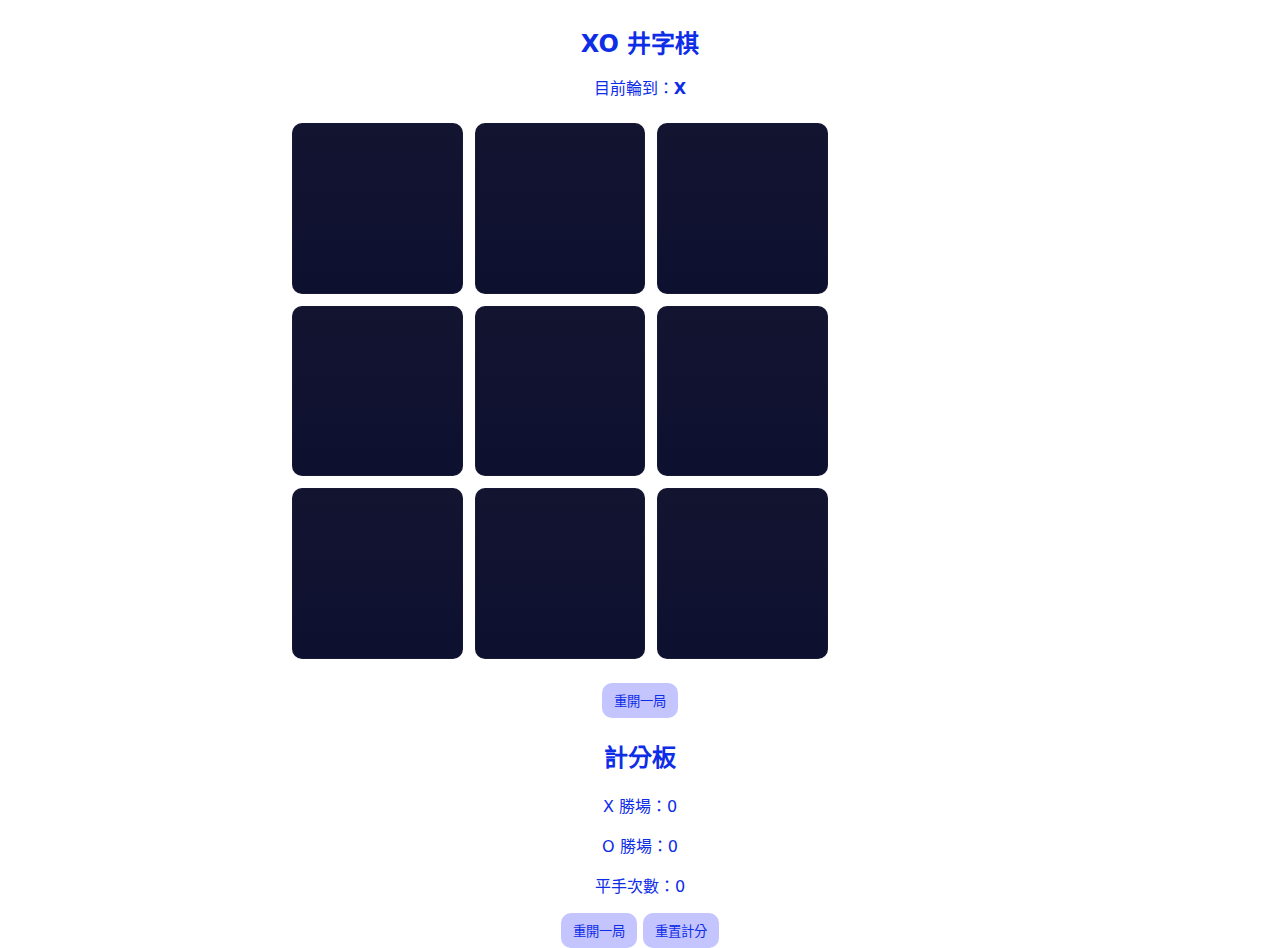
<file: index.html>
<!DOCTYPE html>
<html lang="zh-TW">
<head>
    <meta charset="utf-8" />
    <meta name="viewport" content="width=device-width, initial-scale=1" />
    <title>1132963-HW08</title>
    <link rel="stylesheet" href="styles.css">
</head>
<body>
    <main class="container">
        <h1>XO 井字棋</h1>
        <div class="status">
            <span>目前輪到：<strong id="turn">X</strong></span>
            <span id="state"></span>
        </div>
        <section id="board" class="board" aria-label="井字棋棋盤">
            <button class="cell" data-idx="0"></button>
            <button class="cell" data-idx="1"></button>
            <button class="cell" data-idx="2"></button>
            <button class="cell" data-idx="3"></button>
            <button class="cell" data-idx="4"></button>
            <button class="cell" data-idx="5"></button>
            <button class="cell" data-idx="6"></button>
            <button class="cell" data-idx="7"></button>
            <button class="cell" data-idx="8"></button>
        </section>
        <div class="controls">
            <button id="reset">重開一局</button>
        </div>
     <div class=“scoreboard”>
      <h2>計分板</h2>
      <p>X 勝場：<span id=“score-x”>0</span></p>
      <p>O 勝場：<span id=“score-o”>0</span></p>
      <p>平手次數：<span id=“score-draw”>0</span></p>
     </div>
     <div class=“controls”>
      <button id=“reset”>重開一局</button>
      <button id="reset-all">重置計分</button>
     </div>
    </main>
     <script src="script.js" defer></script>
    </body>
</html>
</file>
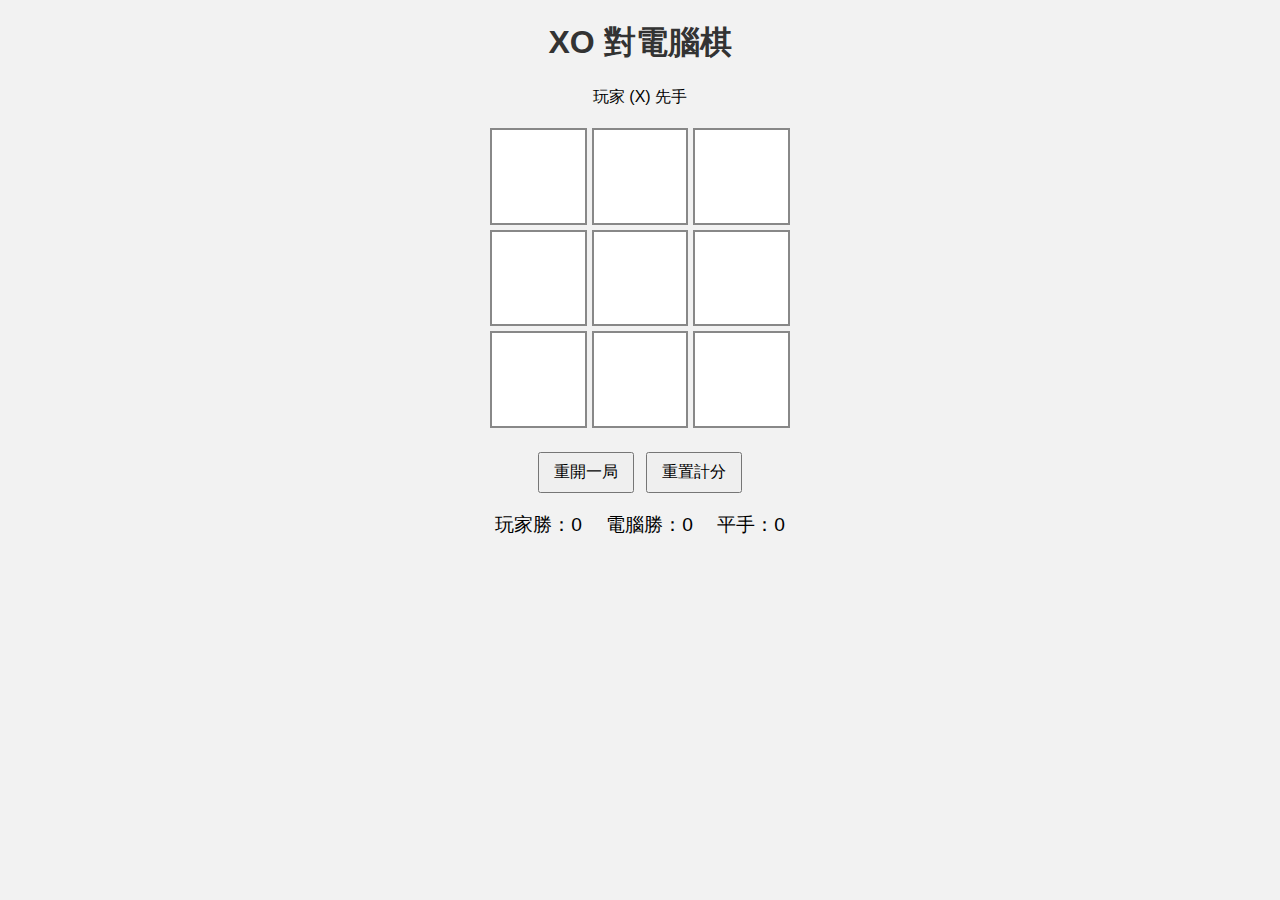
<file: 1132963 -hw09.html>
<!DOCTYPE html>
<html lang="zh">
<head>
<meta charset="UTF-8">
<title>1132963 -HW09</title>
<link rel="stylesheet" href="styles09.css">
</head>
<body>

<h1>XO 對電腦棋</h1>

<div id="status">玩家 (X) 先手</div>

<div id="board" class="board"></div>

<div class="controls">
    <button onclick="resetGame()">重開一局</button>
    <button onclick="resetScore()">重置計分</button>
</div>

<div id="scoreboard">
    玩家勝：<span id="scoreX">0</span>　
    電腦勝：<span id="scoreO">0</span>　
    平手：<span id="scoreDraw">0</span>
</div>
<script src="script09.js"></script>
</body>
</html>
</file>
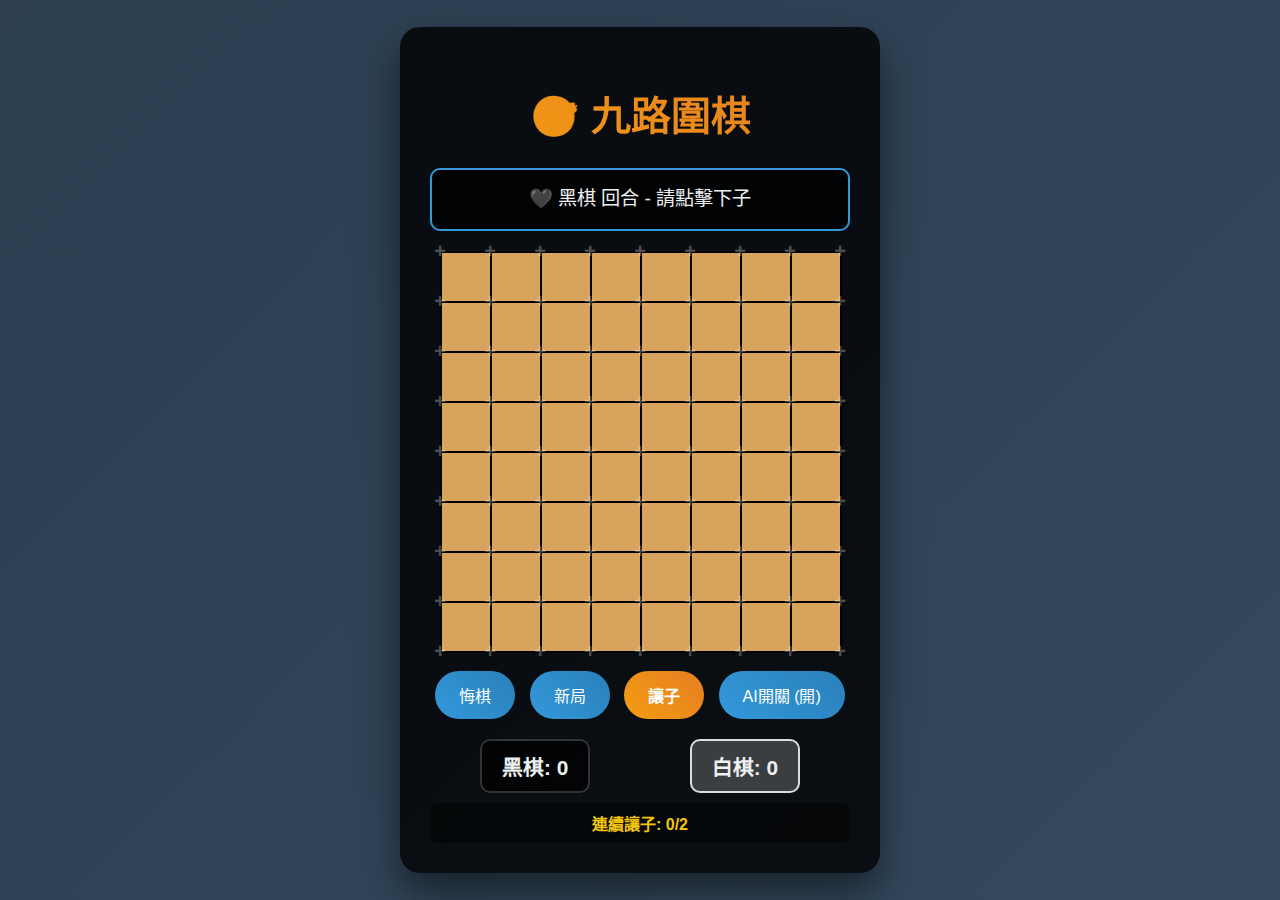
<file: 1132963_finalterm.html>
<!DOCTYPE html>
<html lang="zh-TW">
<head>
<meta charset="UTF-8">
<meta name="viewport" content="width=device-width, initial-scale=1.0">
<title>1132963 -FinalTerm</title>
<style>
body {
    font-family: 'Arial', sans-serif;
    background: linear-gradient(135deg, #2c3e50, #34495e);
    display: flex;
    justify-content: center;
    align-items: center;
    min-height: 100vh;
    margin: 0;
    color: #ecf0f1;
}
.game-container {
    text-align: center;
    background: rgba(0,0,0,0.8);
    padding: 30px;
    border-radius: 20px;
    box-shadow: 0 20px 40px rgba(0,0,0,0.5);
}
h1 {
    font-size: 2.5em;
    background: linear-gradient(45deg, #f39c12, #e67e22);
    -webkit-background-clip: text;
    -webkit-text-fill-color: transparent;
}
.status {
    font-size: 1.2em;
    margin: 20px 0;
    padding: 15px;
    background: rgba(52, 73, 94, 0.8);
    border-radius: 10px;
    border: 2px solid #3498db;
    line-height: 1.5;
}
#board {
    position: relative;
    width: 400px;
    height: 400px;
    background: #D8A45D;
    margin: 20px auto;
}
.line-v {
    position: absolute;
    width: 2px;
    height: 100%;
    background: #000;
}
.line-h {
    position: absolute;
    height: 2px;
    width: 100%;
    background: #000;
}
.cell {
    position: absolute;
    width: 26px;
    height: 26px;
    border-radius: 50%;
    transform: translate(-50%, -50%);
    cursor: pointer;
    display: flex;
    align-items: center;
    justify-content: center;
}
.black {
    background: black;
    box-shadow: inset -2px -2px 5px #555;
}
.white {
    background: white;
    border: 1px solid #000;
}
.empty::before {
    content: '+';
    color: rgba(255,255,255,0.3);
    font-size: 20px;
    font-weight: bold;
}
.last-move { animation: pulse 1s infinite; }
@keyframes pulse {
    0%,100% { transform: scale(1); box-shadow: 0 0 20px rgba(255,215,0,0.8); }
    50% { transform: scale(1.1); box-shadow: 0 0 30px rgba(255,215,0,1); }
}
.captured { animation: capture 0.5s ease-out; }
@keyframes capture {
    0% { transform: scale(1); opacity: 1; }
    50% { transform: scale(1.3); opacity: 0.5; }
    100% { transform: scale(0); opacity: 0; }
}
button {
    background: linear-gradient(45deg, #3498db, #2980b9);
    color: white; border: none; padding: 12px 24px;
    margin: 0 5px; border-radius: 25px; font-size: 16px;
    cursor: pointer; transition: all 0.3s;
}
button:hover:not(:disabled) { transform: translateY(-2px); box-shadow: 0 8px 25px rgba(52,152,219,0.6); }
button:disabled { background: #95a5a6; cursor: not-allowed; }
.pass-btn { background: linear-gradient(45deg, #f39c12, #e67e22) !important; font-weight: bold; }
.pass-btn:hover:not(:disabled) { box-shadow: 0 8px 25px rgba(243,156,18,0.6) !important; }
.score { display: flex; justify-content: space-around; margin-top: 20px; font-size: 1.3em; font-weight: bold; }
.score div { padding: 10px 20px; border-radius: 10px; }
.black-score { background: rgba(0,0,0,0.7); border: 2px solid #333; }
.white-score { background: rgba(255,255,255,0.2); border: 2px solid #ddd; }
.game-over { background: rgba(231,76,60,0.9) !important; border-color: #c0392b !important; font-size: 1.4em; animation: flash 1s infinite; }
@keyframes flash { 0%, 100% { opacity: 1; } 50% { opacity: 0.7; } }
.no-move { background: rgba(243, 156, 18, 0.8) !important; border-color: #f39c12 !important; }
#passInfo { font-size: 1em; color: #f1c40f; font-weight: bold; margin-top: 10px; padding: 8px; background: rgba(0,0,0,0.5); border-radius: 8px; }
</style>
</head>
<body>
<div class="game-container">
    <h1>🎯 九路圍棋 </h1>
    <div class="status" id="status">🖤 黑棋先手，請點擊棋盤下子</div>
    <div id="board"></div>
    <div class="controls">
        <button onclick="game.undoMove()" id="undoBtn">悔棋</button>
        <button onclick="newGame()">新局</button>
        <button class="pass-btn" onclick="game.pass()" id="passBtn">讓子</button>
        <button onclick="toggleAI()" id="aiToggleBtn">AI開關 (開)</button>
    </div>
    <div class="score">
        <div class="black-score">黑棋: <span id="blackScore">0</span></div>
        <div class="white-score">白棋: <span id="whiteScore">0</span></div>
    </div>
    <div id="passInfo">連續讓子: <span id="passCount">0</span>/2</div>
</div>

<script>
class NineBoardGo {
    constructor() {
        this.size = 9;
        this.board = Array(this.size).fill().map(()=>Array(this.size).fill(0));
        this.currentPlayer = 1; // 1=黑, -1=白
        this.gameHistory = [];
        this.consecutivePasses = 0;
        this.aiEnabled = true;
        this.gameOver = false;
        this.lastMove = null;
        this.maxPass = 2;
        this.initBoard();
        this.updateStatus();
    }

    initBoard(){
        const board = document.getElementById('board');
        board.innerHTML='';
        const gap = 400/(this.size-1);

        // 畫線
        for(let i=0;i<this.size;i++){
            const v=document.createElement('div');
            v.className='line-v'; v.style.left=`${i*gap}px`;
            board.appendChild(v);
            const h=document.createElement('div');
            h.className='line-h'; h.style.top=`${i*gap}px`;
            board.appendChild(h);
        }

        // 畫棋點
        for(let r=0;r<this.size;r++){
            for(let c=0;c<this.size;c++){
                const p=document.createElement('div');
                p.className='cell empty';
                p.style.left=`${c*gap}px`;
                p.style.top=`${r*gap}px`;
                p.dataset.row=r;
                p.dataset.col=c;
                p.onclick=e=>this.handleClick(e);
                board.appendChild(p);
            }
        }
    }

    handleClick(e){
        if(this.gameOver) return;
        if(this.aiEnabled && this.currentPlayer===-1) return;

        const row=parseInt(e.currentTarget.dataset.row);
        const col=parseInt(e.currentTarget.dataset.col);

        if(this.isValidMoveForPlayer(row,col,this.currentPlayer)){
            this.makeMove(row,col,this.currentPlayer);
            this.gameHistory.push({row,col,player:this.currentPlayer});
            this.consecutivePasses=0;
            this.updatePassUI();
            this.currentPlayer=-this.currentPlayer;
            this.updateStatus();

            if(this.aiEnabled && this.currentPlayer===-1){
                setTimeout(()=>this.aiMove(),300);
            }
        }
    }

    isValidMoveForPlayer(row,col,player){
        if(this.board[row][col]!==0) return false;

        const tempBoard = this.board.map(r=>[...r]);
        tempBoard[row][col] = player;
        const opponent=-player;
        let canCapture=false;
        const dirs=[[-1,0],[1,0],[0,-1],[0,1]];

        for(let [dr,dc] of dirs){
            const nr=row+dr,nc=col+dc;
            if(nr>=0&&nr<this.size&&nc>=0&&nc<this.size&&tempBoard[nr][nc]===opponent){
                if(!this.hasLiberties(tempBoard,nr,nc,opponent)){
                    canCapture=true; break;
                }
            }
        }

        // 防止自殺
        if(!canCapture && !this.hasLiberties(tempBoard,row,col,player)) return false;
        return true;
    }

    makeMove(row,col,player){
        this.board[row][col]=player;
        const opponent=-player;
        const dirs=[[-1,0],[1,0],[0,-1],[0,1]];
        for(let [dr,dc] of dirs){
            const r=row+dr,c=col+dc;
            if(r>=0&&r<this.size&&c>=0&&c<this.size&&this.board[r][c]===opponent){
                if(!this.hasLiberties(this.board,r,c,opponent)){
                    this.removeGroup(r,c,opponent);
                }
            }
        }
        this.lastMove={row,col};
        this.updateBoardDisplay();
        this.updateScores();
    }

    hasLiberties(board,row,col,player){
        const visited=Array(this.size).fill().map(()=>Array(this.size).fill(false));
        return this.dfsLiberties(board,row,col,player,visited);
    }

    dfsLiberties(board,row,col,player,visited){
        if(row<0||row>=this.size||col<0||col>=this.size||visited[row][col]||board[row][col]!==player) return false;
        visited[row][col]=true;
        const dirs=[[-1,0],[1,0],[0,-1],[0,1]];
        for(let [dr,dc] of dirs){
            const nr=row+dr,nc=col+dc;
            if(nr>=0&&nr<this.size&&nc>=0&&nc<this.size&&board[nr][nc]===0) return true;
        }
        for(let [dr,dc] of dirs){
            if(this.dfsLiberties(board,row+dr,col+dc,player,visited)) return true;
        }
        return false;
    }

    removeGroup(row,col,player){
        const visited=Array(this.size).fill().map(()=>Array(this.size).fill(false));
        this.dfsRemove(row,col,player,visited);
    }

    dfsRemove(row,col,player,visited){
        if(row<0||row>=this.size||col<0||col>=this.size||visited[row][col]||this.board[row][col]!==player) return;
        visited[row][col]=true;
        const cell=document.querySelector(`[data-row="${row}"][data-col="${col}"]`);
        if(cell) cell.classList.add('captured');
        this.board[row][col]=0;
        const dirs=[[-1,0],[1,0],[0,-1],[0,1]];
        for(let [dr,dc] of dirs) this.dfsRemove(row+dr,col+dc,player,visited);
        setTimeout(()=>{if(cell) cell.classList.remove('captured');},500);
    }

    pass(){
        if(this.gameOver) return;
        this.consecutivePasses++;
        this.updatePassUI();
        this.gameHistory.push({pass:true,player:this.currentPlayer});

        if(this.consecutivePasses>=this.maxPass || (!this.hasValidMoves(this.currentPlayer) && !this.hasValidMoves(-this.currentPlayer))){
            this.endGame('✅ 雙方連續讓子或全無合法棋步，終局！');
            return;
        }

        this.currentPlayer=-this.currentPlayer;
        this.updateStatus();
        if(this.aiEnabled && this.currentPlayer===-1) setTimeout(()=>this.aiMove(),300);
    }

    updatePassUI(){
        document.getElementById('passCount').textContent=this.consecutivePasses;
        document.getElementById('passBtn').textContent=this.consecutivePasses>0?`讓子 (${this.consecutivePasses}/2)`:'讓子';
    }

    hasValidMoves(player){
        for(let r=0;r<this.size;r++){
            for(let c=0;c<this.size;c++){
                if(this.isValidMoveForPlayer(r,c,player)) return true;
            }
        }
        return false;
    }

    updateStatus(){
        if(this.gameOver) return;
        const statusEl=document.getElementById('status');
        const playerName=this.currentPlayer===1?'🖤 黑棋':(this.aiEnabled?'⚪ 白棋(AI)':'⚪ 白棋');
        const canMove=this.hasValidMoves(this.currentPlayer);
        const oppCanMove=this.hasValidMoves(-this.currentPlayer);

        if(canMove){
            statusEl.innerHTML=`${playerName} 回合 - 請點擊下子`;
            statusEl.className='status';
            statusEl.style.background=this.currentPlayer===1?'rgba(0,0,0,0.8)':'rgba(255,255,255,0.2)';
        } else if(!oppCanMove){
            statusEl.innerHTML='雙方全無合法棋步 → 自動終局';
            statusEl.className='status no-move';
            setTimeout(()=>this.endGame('✅ 雙方全禁著點，終局！'),1500);
        } else {
            statusEl.innerHTML=`${playerName} 無合法棋步 → 自動讓子`;
            statusEl.className='status no-move';
            setTimeout(()=>this.pass(),1500);
        }
    }

    aiMove(){
        if(!this.aiEnabled||this.currentPlayer!==-1||this.gameOver) return;
        if(!this.hasValidMoves(-1)){setTimeout(()=>this.pass(),500); return;}

        const moves=[];
        for(let r=0;r<this.size;r++){
            for(let c=0;c<this.size;c++){
                if(this.isValidMoveForPlayer(r,c,-1)){
                    moves.push({row:r,col:c,score:this.evaluateMove(r,c)});
                }
            }
        }
        moves.sort((a,b)=>b.score-a.score);
        this.makeMove(moves[0].row,moves[0].col,-1);
        this.gameHistory.push({row:moves[0].row,col:moves[0].col,player:-1});
        this.currentPlayer=1;
        this.updateStatus();
    }

    evaluateMove(row,col){
        let score=0;
        if((row===2||row===6)&&(col===2||col===6)) score+=10;
        if((row===0||row===8)&&(col===0||col===8)) score+=8;
        if(row===0||row===8||col===0||col===8) score+=5;

        const dirs=[[-1,0],[1,0],[0,-1],[0,1],[-1,-1],[-1,1],[1,-1],[1,1]];
        for(let [dr,dc] of dirs){
            const nr=row+dr,nc=col+dc;
            if(nr>=0&&nr<this.size&&nc>=0&&nc<this.size&&this.board[nr][nc]===1) score+=3;
        }
        let emptyNeighbors=0;
        for(let [dr,dc] of dirs){
            const nr=row+dr,nc=col+dc;
            if(nr>=0&&nr<this.size&&nc>=0&&nc<this.size&&this.board[nr][nc]===0) emptyNeighbors++;
        }
        score+=emptyNeighbors;
        return score;
    }

    endGame(reason=''){
        this.gameOver=true;
        document.getElementById('undoBtn').disabled=true;
        document.getElementById('passBtn').disabled=true;

        let blackTotal=0, whiteTotal=0;
        for(let r=0;r<this.size;r++){
            for(let c=0;c<this.size;c++){
                if(this.board[r][c]===1) blackTotal++;
                else if(this.board[r][c]===-1) whiteTotal++;
            }
        }

        const visited=Array(this.size).fill().map(()=>Array(this.size).fill(false));
        for(let r=0;r<this.size;r++){
            for(let c=0;c<this.size;c++){
                if(this.board[r][c]===0&&!visited[r][c]){
                    const territory=this.calculateTerritory(r,c,visited);
                    if(territory.owner===1) blackTotal+=territory.size;
                    else if(territory.owner===-1) whiteTotal+=territory.size;
                }
            }
        }

        const winner=blackTotal>=41?'🖤 黑棋勝':'⚪ 白棋勝';
        const margin=Math.abs(blackTotal-whiteTotal);
        document.getElementById('status').innerHTML=`${reason}<br>${winner}！<br>最終比分：黑棋 ${blackTotal} : 白棋 ${whiteTotal}<br>(${margin}子差)<br>九路81目，≥41勝`;
        document.getElementById('status').className='status game-over';
    }

    calculateTerritory(r,c,visited){
        const stack=[{r,c}]; 
        let size=0; 
        let borders=new Set();
        const dirs=[[-1,0],[1,0],[0,-1],[0,1]];

        while(stack.length>0){
            const {r:row,c:col}=stack.pop();
            if(row<0||row>=this.size||col<0||col>=this.size||visited[row][col]||this.board[row][col]!==0) continue;
            visited[row][col]=true;
            size++;
            for(let [dr,dc] of dirs){
                const nr=row+dr,nc=col+dc;
                if(nr>=0 && nr<this.size && nc>=0 && nc<this.size){
                    const val=this.board[nr][nc];
                    if(val===0 && !visited[nr][nc]) stack.push({r:nr,c:nc});
                    else if(val!==0) borders.add(val);
                }
            }
        }

        let owner = 0;
        if(borders.size===1) owner = borders.has(1)?1:-1;
        return {size, owner};
    }

    highlightTerritories(){
        const visited = Array(this.size).fill().map(()=>Array(this.size).fill(false));
        const dirs = [[-1,0],[1,0],[0,-1],[0,1]];

        for(let r=0;r<this.size;r++){
            for(let c=0;c<this.size;c++){
                if(this.board[r][c]!==0 || visited[r][c]) continue;
                const territory=this.calculateTerritory(r,c,visited);
                let color='rgba(128,128,128,0.2)';
                if(territory.owner===1) color='rgba(0,0,0,0.2)';
                else if(territory.owner===-1) color='rgba(255,255,255,0.2)';

                const stack=[{r,c}];
                while(stack.length>0){
                    const {r:row,c:col}=stack.pop();
                    const cell=document.querySelector(`[data-row="${row}"][data-col="${col}"]`);
                    if(cell) cell.style.background=color;
                    for(let [dr,dc] of dirs){
                        const nr=row+dr,nc=col+dc;
                        if(nr>=0&&nr<this.size&&nc>=0&&nc<this.size&&this.board[nr][nc]===0&&!visited[nr][nc]){
                            visited[nr][nc]=true;
                            stack.push({r:nr,c:nc});
                        }
                    }
                }
            }
        }
    }

    updateBoardDisplay(){
        document.querySelectorAll('.cell').forEach(cell=>{
            const r=parseInt(cell.dataset.row),c=parseInt(cell.dataset.col);
            cell.className='cell';
            cell.style.background='';
            if(this.board[r][c]===1) cell.classList.add('black');
            else if(this.board[r][c]===-1) cell.classList.add('white');
            else cell.classList.add('empty');
            if(this.lastMove && r===this.lastMove.row && c===this.lastMove.col){
                cell.classList.add('last-move');
                setTimeout(()=>cell.classList.remove('last-move'),1000);
            }
        });
        this.highlightTerritories();
    }

    updateScores(){
        let black=0,white=0;
        for(let r=0;r<this.size;r++){
            for(let c=0;c<this.size;c++){
                if(this.board[r][c]===1) black++;
                else if(this.board[r][c]===-1) white++;
            }
        }
        document.getElementById('blackScore').textContent=black;
        document.getElementById('whiteScore').textContent=white;
    }

    undoMove(){
        if(this.gameHistory.length===0 || this.gameOver) return;
        const last=this.gameHistory.pop();
        if(last.pass){
            this.currentPlayer=last.player;
            this.consecutivePasses--;
            if(this.consecutivePasses<0) this.consecutivePasses=0;
            this.updatePassUI();
        } else {
            this.board[last.row][last.col]=0;
            this.currentPlayer=last.player===1?-1:1;
        }
        this.gameOver=false;
        document.getElementById('undoBtn').disabled=false;
        document.getElementById('passBtn').disabled=false;
        this.updateBoardDisplay();
        this.updateScores();
        this.updateStatus();
    }
}

let game;
function newGame(){
    game = new NineBoardGo();
    document.getElementById('undoBtn').disabled=false;
    document.getElementById('passBtn').disabled=false;
    document.getElementById('passBtn').textContent='讓子';
    document.getElementById('aiToggleBtn').textContent='AI開關 (開)';
    game.updateScores();
    game.consecutivePasses = 0;
    game.updatePassUI();
}
function toggleAI(){
    if(!game) return;
    game.aiEnabled=!game.aiEnabled;
    document.getElementById('aiToggleBtn').textContent=game.aiEnabled?'AI開關 (開)':'AI開關 (關)';
}
window.onload=newGame;
</script>
</body>
</html>
</file>
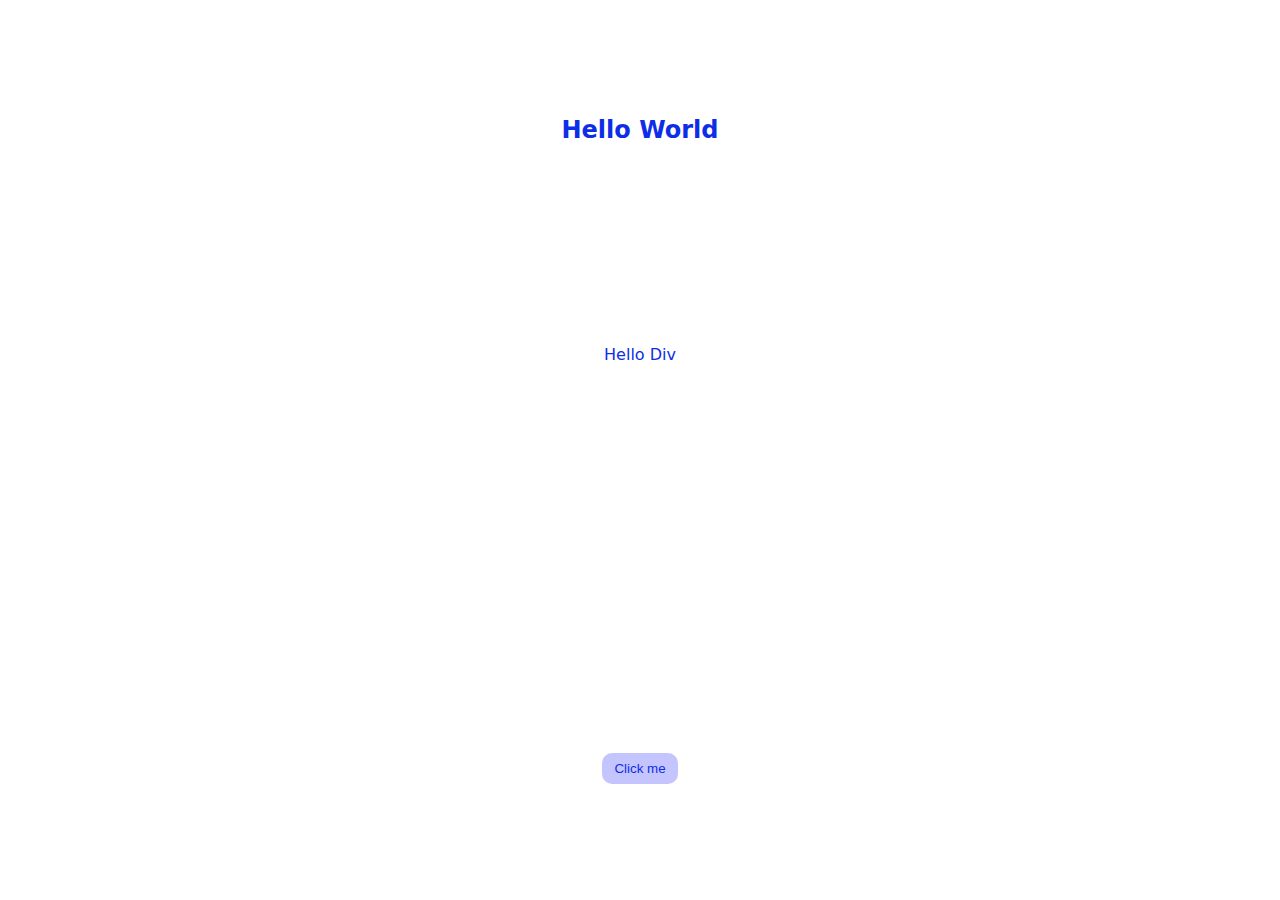
<file: 1132963_hw10.html>
<!DOCTYPE html>
<html lang="en">
    <head>
        <meta charset="UTF-8" />
        <title>Title</title>
        <link rel="stylesheet" href="styles.css" />
        <script src="script.js"></script>
    </head>
    <body>
        <h1 class="title">Hello World</h1>
        <div id="mainDiv">Hello Div</div>
        <br />
        <button onclick="buttonClicked()">Click me</button>
    </body>
</html>
</file>
<file: styles.css>
:root {
    --bg: #ffffff;
    --text: #0e2de7;
    --x: #ff6b6b;
    --o: #59ecff;
    --win: #ffe066;
}

* {
    box-sizing: border-box;
}

html, body {
    height: 100%;
}

body {
    margin: 0;
    font-family: 'Noto Sans TC', system-ui, -apple-system, sans-serif;
    background: var(--bg);
    color: var(--text);
    display: grid;
    place-items: center;
    padding: 24px;
}

.container {
    width: min(720px, 96%);
    text-align: center;
}

h1 {
    margin: 0 0 16px 0;
    font-size: 24px;
}

.status {
    margin-bottom: 12px;
}

.board {
    display: grid;
    grid-template-columns: repeat(3, 1fr);
    gap: 12px;
    background: linear-gradient(180deg, rgba(255, 255, 255, 0.02), rgba(255, 255, 255, 0.01));
    padding: 12px;
    border-radius: 14px;
    width: min(560px, 92%);
    aspect-ratio: 1/1;
}

.cell {
    border-radius: 10px;
    background: linear-gradient(180deg, #121430, #0e1030);
    border: 1px solid rgba(255, 255, 255, 0.03);
    font-size: 48px;
    font-weight: 800;
    display: grid;
    place-items: center;
    cursor: pointer;
    user-select: none;
    -webkit-tap-highlight-color: transparent;
}

.cell.x {
    color: var(--x);
}

.cell.o {
    color: var(--o);
}

.cell.win {
    background: var(--win);
    color: #ffffff;
}

.controls {
    margin-top: 12px;
}

button {
    padding: 8px 12px;
    border-radius: 10px;
    border: 0;
    background: #c4c4ff;
    color: var(--text);
    cursor: pointer;
}

button:disabled {
    opacity: .5;
    cursor: not-allowed;
}
</file>
<file: styles09.css>
body {
    font-family: "Microsoft JhengHei", sans-serif;
    text-align: center;
    background-color: #f2f2f2;
}
h1 {
    color: #333;
}
.board {
    width: 300px;
    height: 300px;
    margin: 20px auto;
    display: grid;
    grid-template-columns: repeat(3, 1fr);
    grid-template-rows: repeat(3, 1fr);
    gap: 5px;
}
.cell {
    background-color: white;
    border: 2px solid #888;
    font-size: 2em;
    display: flex;
    align-items: center;
    justify-content: center;
    cursor: pointer;
    transition: background-color 0.3s;
}

.cell:hover {
    background-color: #d3d3d3;
}
.controls {
    margin-top: 10px;
}
#scoreboard {
    margin-top: 15px;
    font-size: 1.2em;
}
button {
    padding: 8px 14px;
    margin: 4px;
    font-size: 1em;
}
</file>
